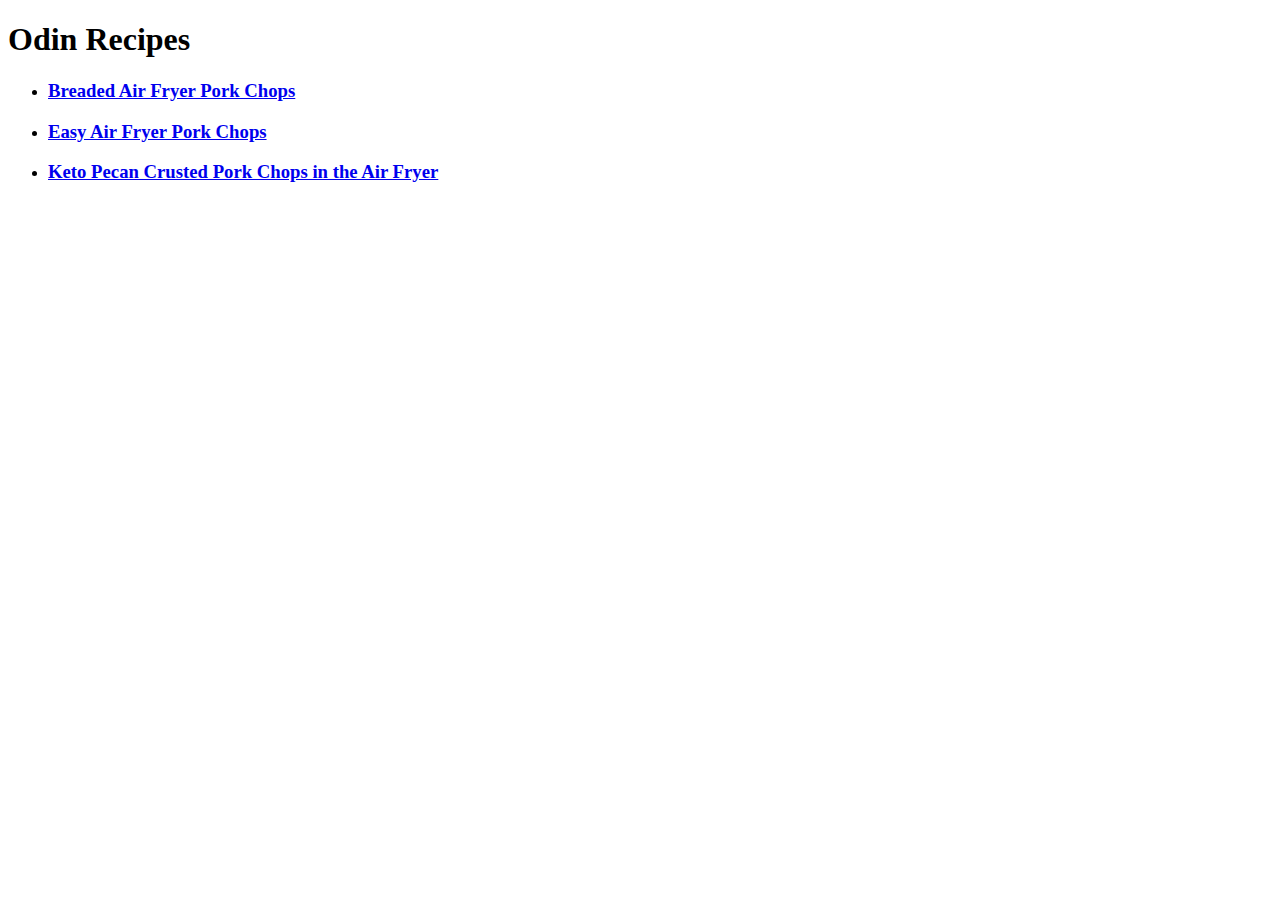
<file: index.html>
<!DOCTYPE html>
<html lang="en">
<head>
    <meta charset="UTF-8">
    <meta name="viewport" content="width=device-width, initial-scale=1.0">
    <title>My Recipes</title>
</head>
<body>
    <h1>Odin Recipes</h1>
    <ul>
        <li><h3><a href="./recipes/breaded-air-fryer-pork-chops.html">Breaded Air Fryer Pork Chops</a></h3></li>
        <li><h3><a href="./recipes/easy-air-fryer-pork-chops.html">Easy Air Fryer Pork Chops</a></h3></li>
        <li><h3><a href="./recipes/keto-pecan-crusted-pork-chops-in-the-air-fryer.html">Keto Pecan Crusted Pork Chops in the Air Fryer</a></h3></li>
    </ul>
</body>
</html>
</file>
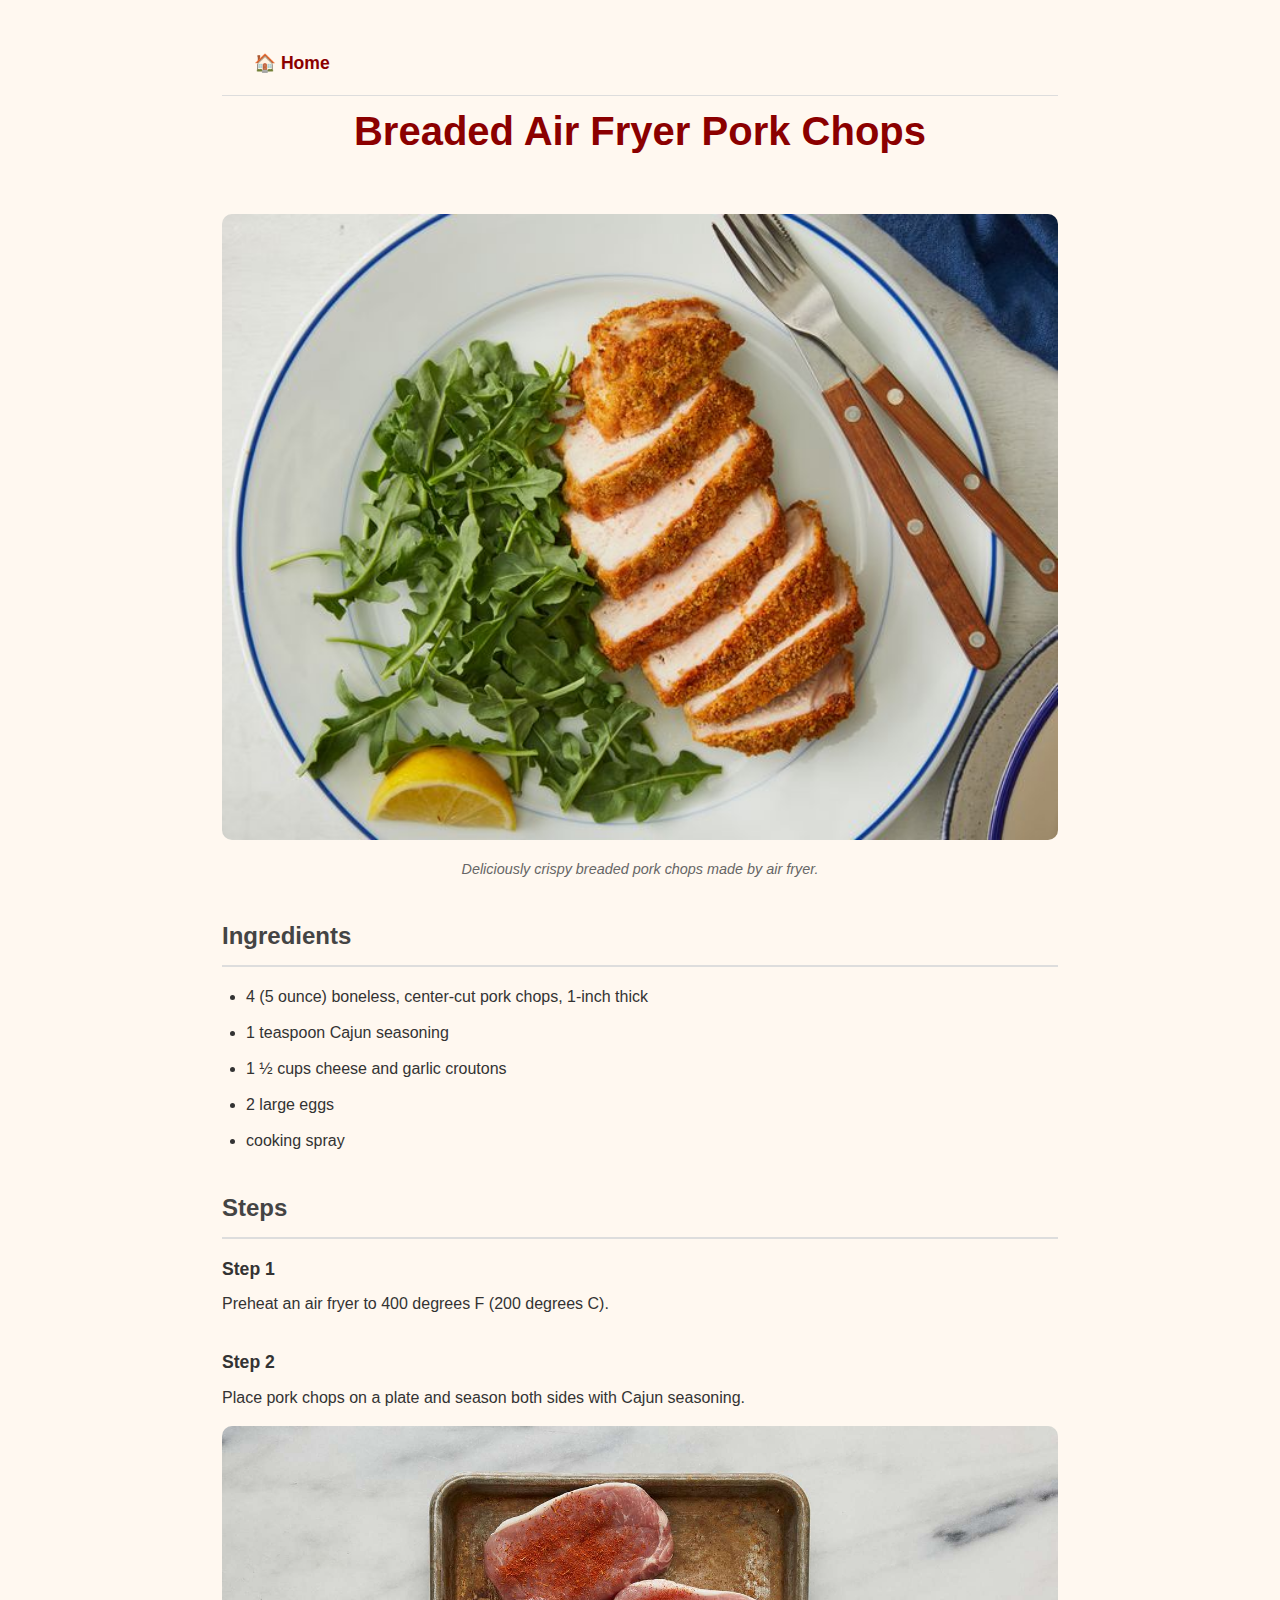
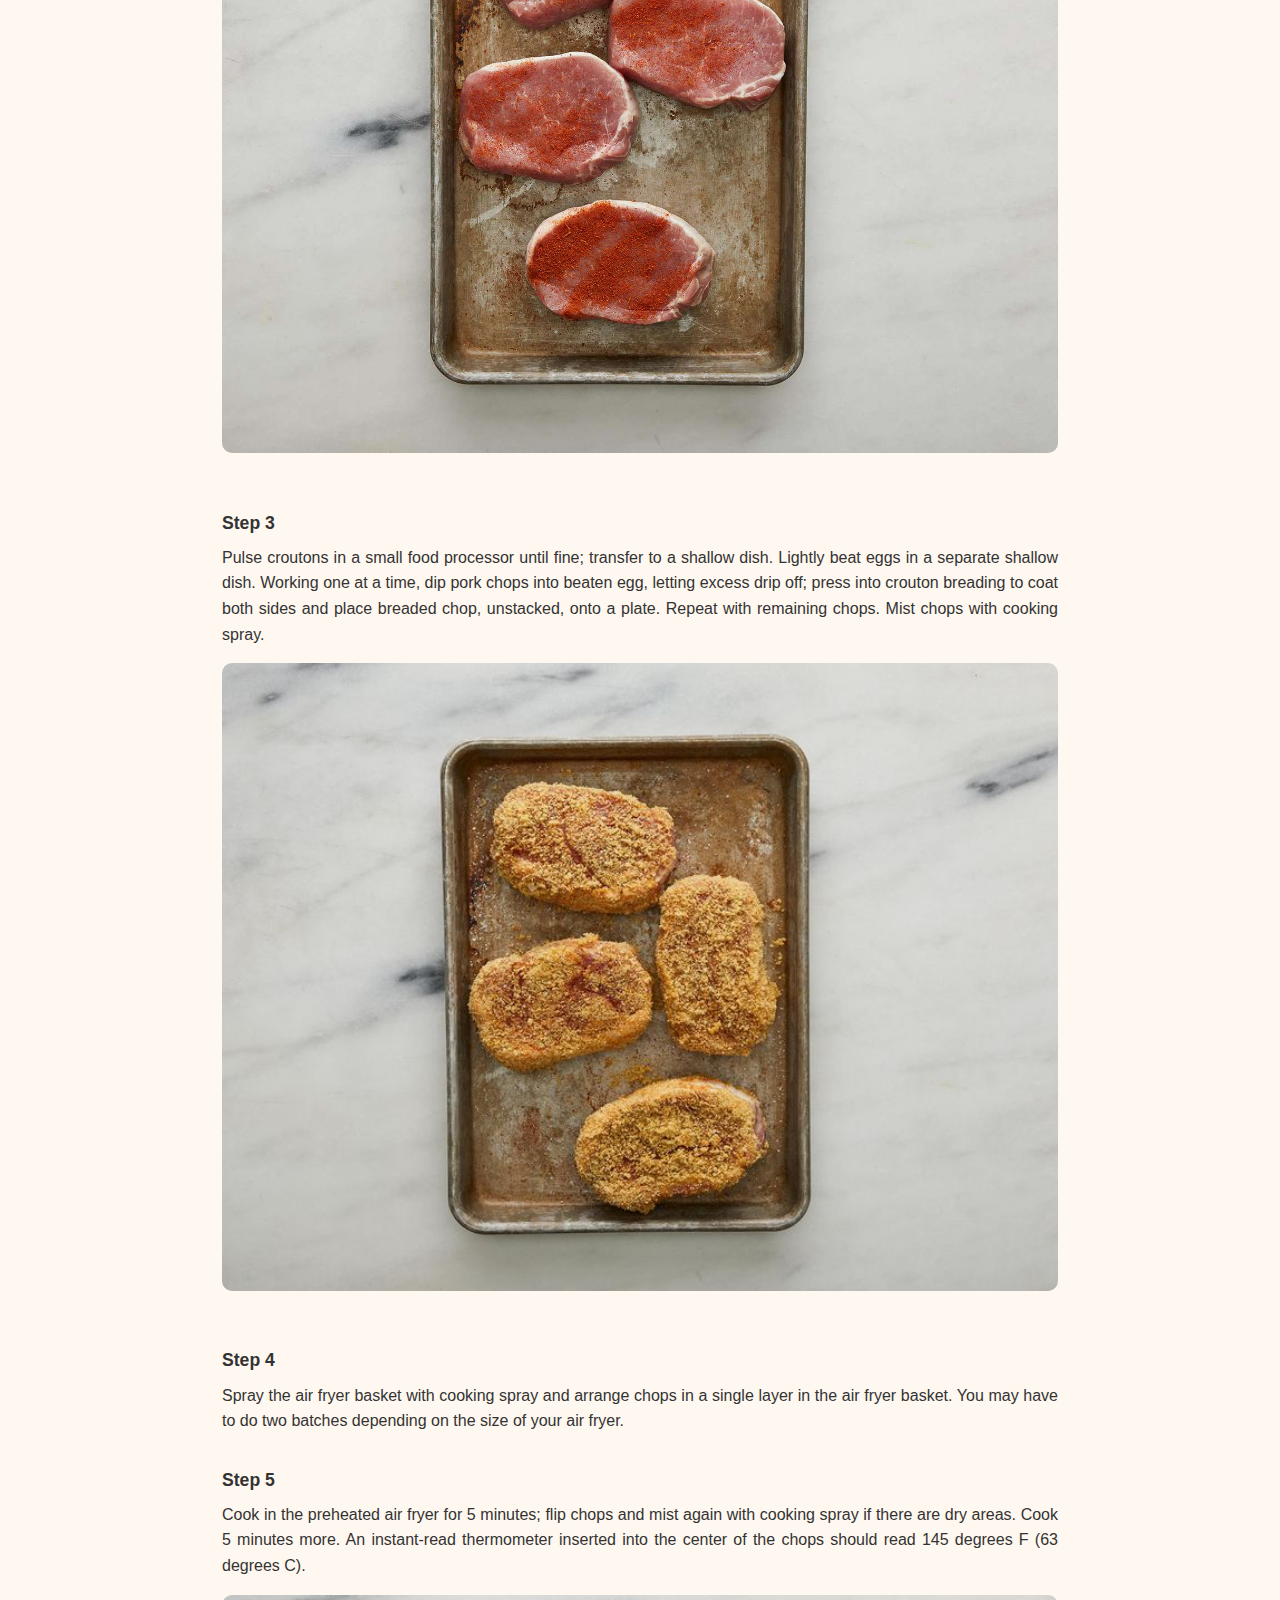
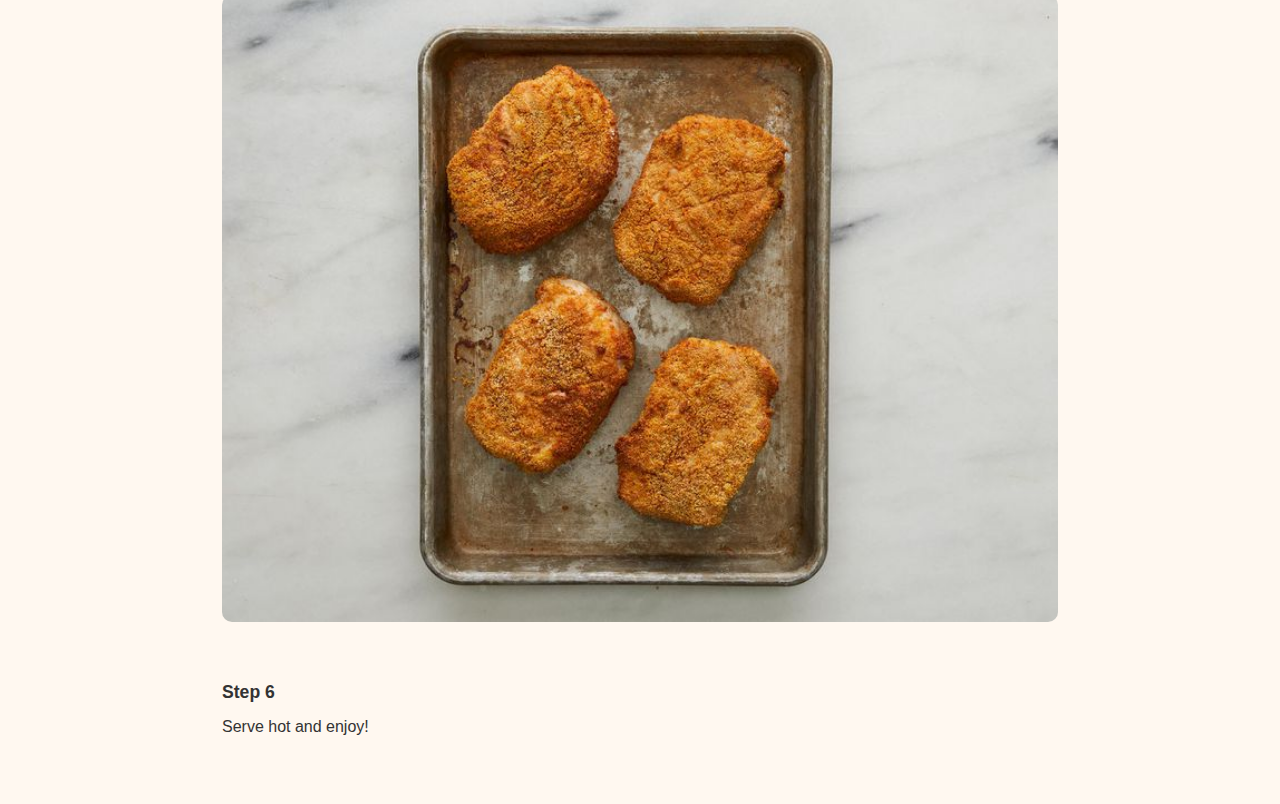
<file: recipes/breaded-air-fryer-pork-chops.html>
<!DOCTYPE html>
<html lang="en">

<head>
    <meta charset="UTF-8">
    <meta name="viewport" content="width=device-width, initial-scale=1.0">
    <title>Breaded Air Fryer Pork Chops</title>
    <link rel="stylesheet" href="../styles.css">
</head>

<body>
    <header class="navbar">
        <a href="../index.html" class="nav-home">🏠 Home</a>
    </header>

    <h1>Breaded Air Fryer Pork Chops</h1>
    <picture>
        <img src="../imgs/breaded-air-fryer-pork-chops.jpg" alt="Breaded Air Fryer Pork Chops"
            title="Breaded Air Fryer Pork Chops">
        <figcaption>Deliciously crispy breaded pork chops made by air fryer.</figcaption>
    </picture>

    <h2>Ingredients</h2>
    <ul>
        <li>4 (5 ounce) boneless, center-cut pork chops, 1-inch thick</li>
        <li>1 teaspoon Cajun seasoning</li>
        <li>1 ½ cups cheese and garlic croutons</li>
        <li>2 large eggs</li>
        <li>cooking spray</li>
    </ul>

    <h2>Steps</h2>
    <ol>
        <!-- Step 1 -->
        <li>Preheat an air fryer to 400 degrees F (200 degrees C).</li>
        <!-- Step 2 -->
        <li>Place pork chops on a plate and season both sides with Cajun seasoning.
            <br>
            <picture>
                <img src="../imgs/breaded-air-fryer-pork-chops-s2.jpg" alt="Breaded Air Fryer Pork Chops - Step 2">
            </picture>
        </li>
        <!-- Step 3 -->
        <li>Pulse croutons in a small food processor until fine; transfer to a shallow dish. Lightly beat eggs in a
            separate shallow dish. Working one at a time, dip pork chops into beaten egg, letting excess drip off; press
            into crouton breading to coat both sides and place breaded chop, unstacked, onto a plate. Repeat with
            remaining chops. Mist chops with cooking spray.
            <br>
            <picture>
                <img src="../imgs/breaded-air-fryer-pork-chops-s3.jpg" alt="Breaded Air Fryer Pork Chops - Step 3">
            </picture>
        </li>
        <!-- Step 4 -->
        <li>Spray the air fryer basket with cooking spray and arrange chops in a single layer in the air fryer basket.
            You may have to do two batches depending on the size of your air fryer.</li>
        <!-- Step 5 -->
        <li>Cook in the preheated air fryer for 5 minutes; flip chops and mist again with cooking spray if there are dry
            areas. Cook 5 minutes more. An instant-read thermometer inserted into the center of the chops should read
            145 degrees F (63 degrees C).
            <br>
            <picture>
                <img src="../imgs/breaded-air-fryer-pork-chops-s5.jpg" alt="Breaded Air Fryer Pork Chops - Step 5">
            </picture>
        </li>
        <!-- Step 6 -->
        <li>Serve hot and enjoy!</li>
    </ol>
</body>

</html>
</file>
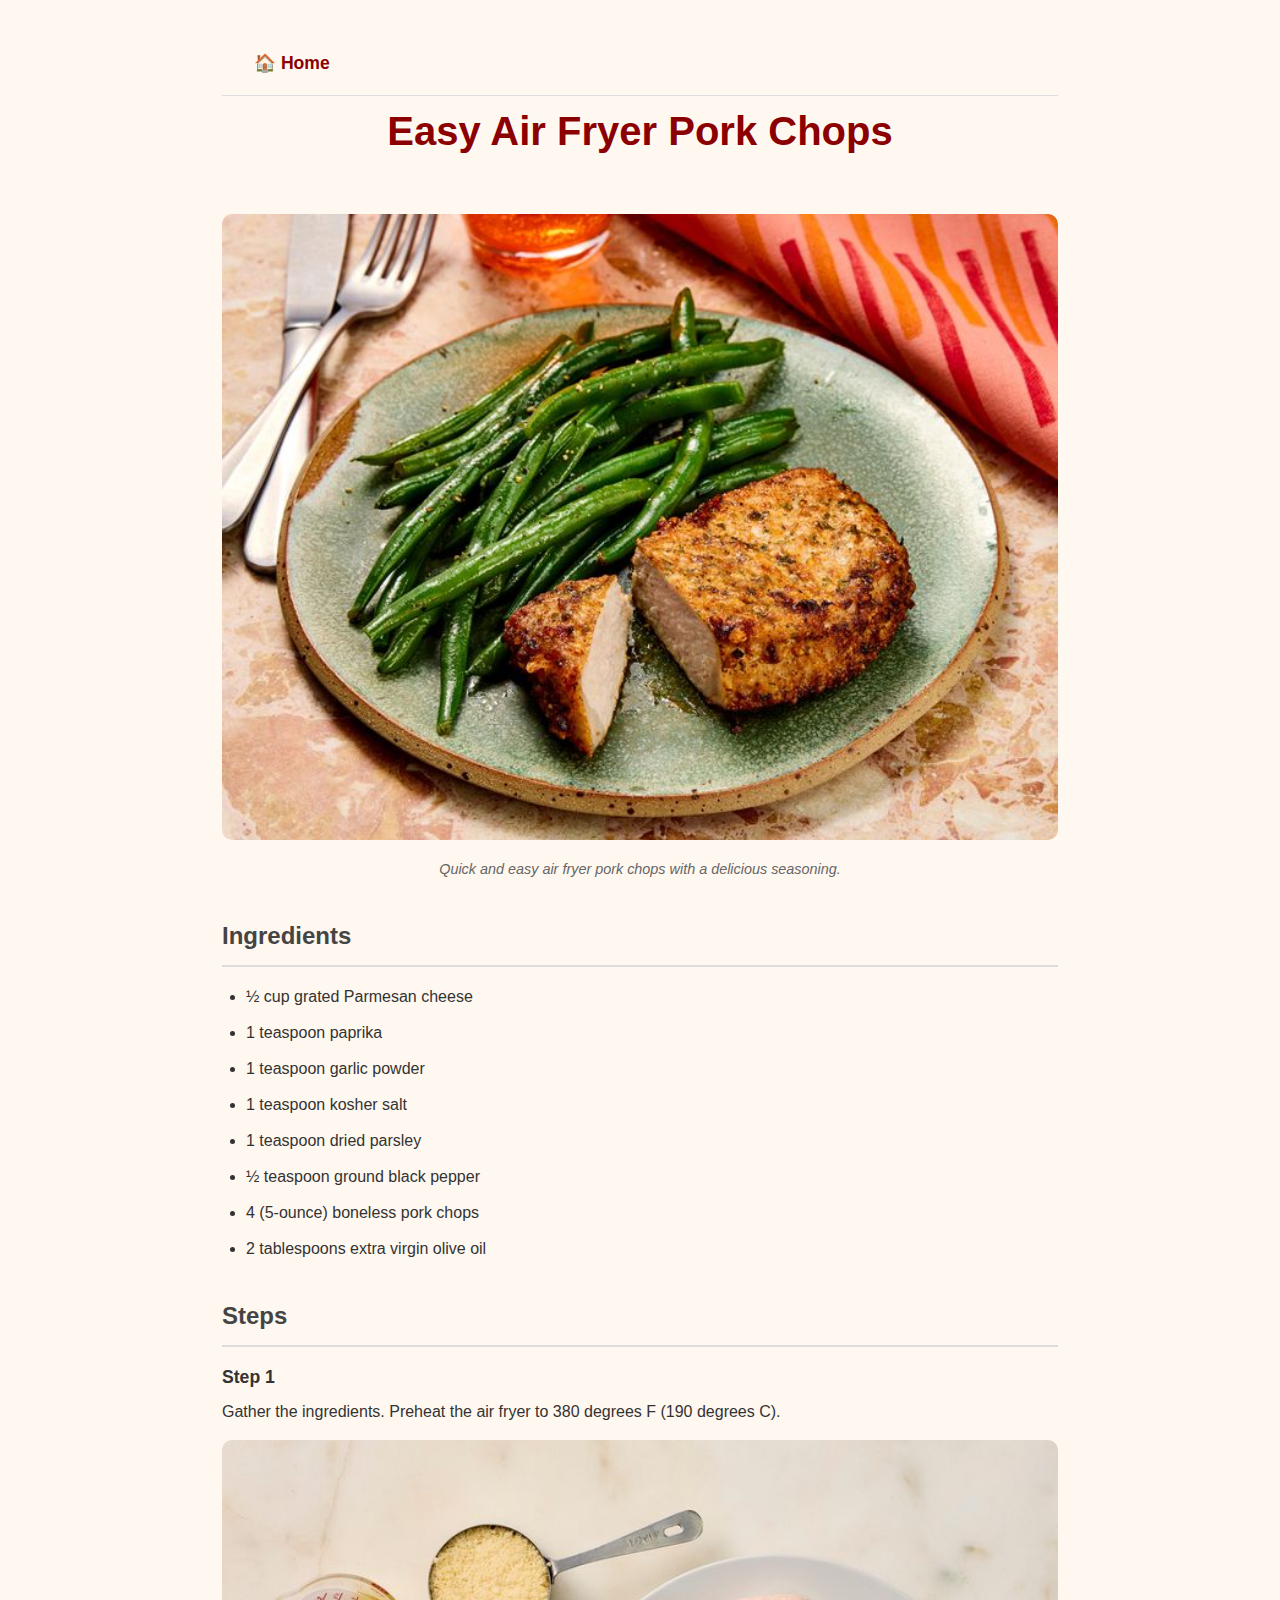
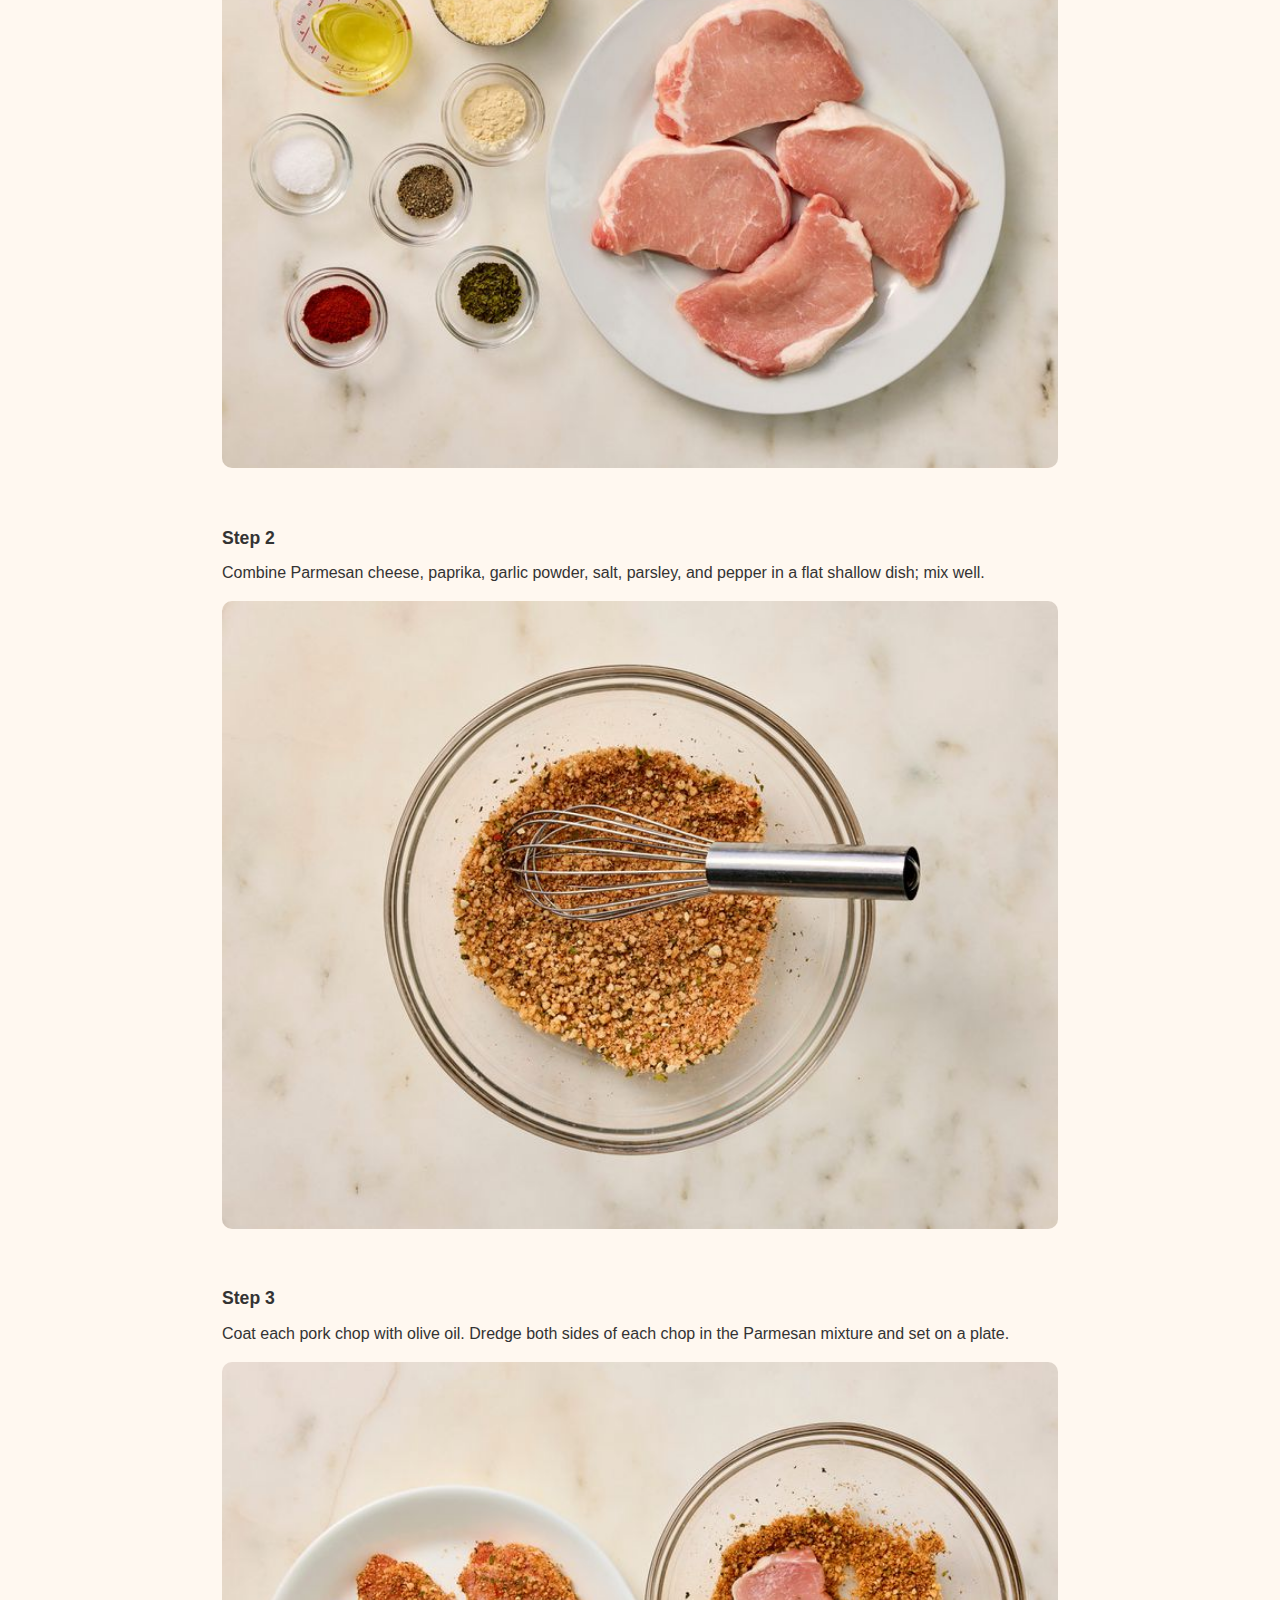
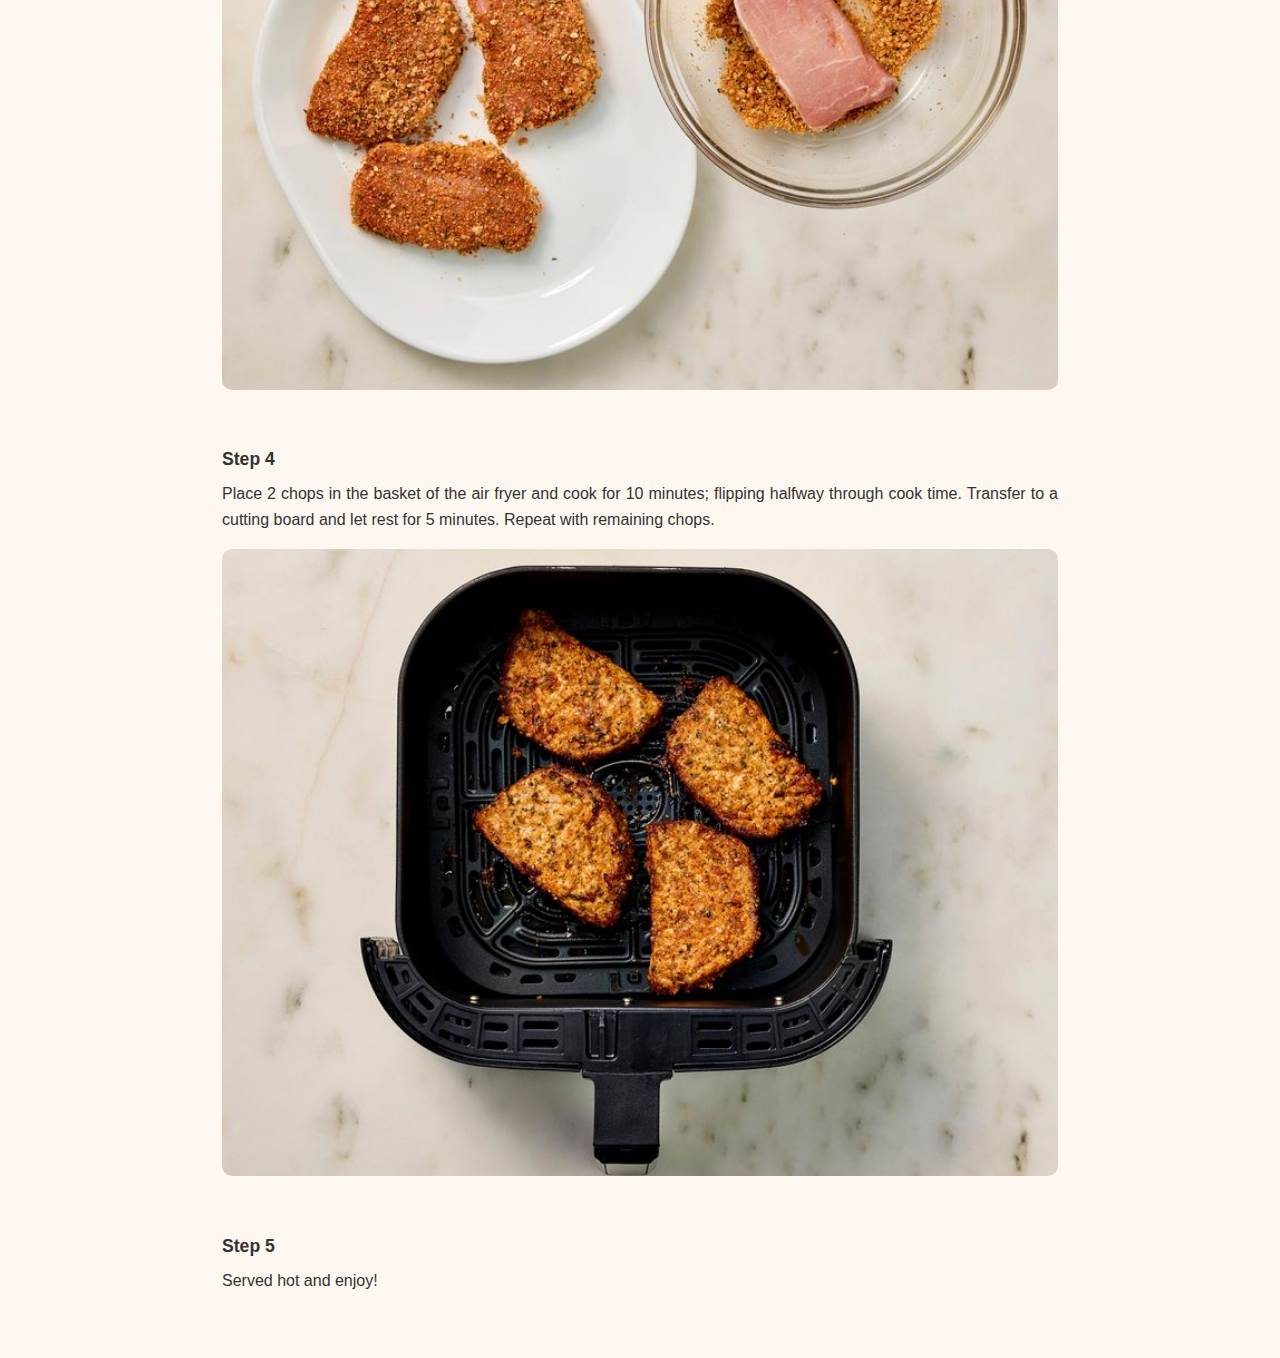
<file: recipes/easy-air-fryer-pork-chops.html>
<!DOCTYPE html>
<html lang="en">

<head>
    <meta charset="UTF-8">
    <meta name="viewport" content="width=device-width, initial-scale=1.0">
    <title>Easy Air Fryer Pork Chops</title>
    <link rel="stylesheet" href="../styles.css">
</head>

<body>
    <header class="navbar">
        <a href="../index.html" class="nav-home">🏠 Home</a>
    </header>

    <h1>Easy Air Fryer Pork Chops</h1>
    <picture>
        <img src="../imgs/easy-air-fryer-pork-chops.jpg" alt="Easy Air Fryer Pork Chops"
            title="Easy Air Fryer Pork Chops">
        <figcaption>Quick and easy air fryer pork chops with a delicious seasoning.</figcaption>
    </picture>

    <h2>Ingredients</h2>
    <ul>
        <li>½ cup grated Parmesan cheese</li>
        <li>1 teaspoon paprika</li>
        <li>1 teaspoon garlic powder</li>
        <li>1 teaspoon kosher salt</li>
        <li>1 teaspoon dried parsley</li>
        <li>½ teaspoon ground black pepper</li>
        <li>4 (5-ounce) boneless pork chops</li>
        <li>2 tablespoons extra virgin olive oil</li>
    </ul>

    <h2>Steps</h2>
    <ol>
        <li>Gather the ingredients. Preheat the air fryer to 380 degrees F (190 degrees C).
            <br>
            <picture>
                <img src="../imgs/easy-air-fryer-pork-chops-s1.jpg" alt="Easy Air Fryer Pork Chops - Step 1">
            </picture>
        </li>
        <li>Combine Parmesan cheese, paprika, garlic powder, salt, parsley, and pepper in a flat shallow dish; mix well.
            <br>
            <picture>
                <img src="../imgs/easy-air-fryer-pork-chops-s2.jpg" alt="Easy Air Fryer Pork Chops - Step 2">
            </picture>
        </li>
        <li>Coat each pork chop with olive oil. Dredge both sides of each chop in the Parmesan mixture and set on a
            plate.
            <br>
            <picture>
                <img src="../imgs/easy-air-fryer-pork-chops-s3.jpg" alt="Easy Air Fryer Pork Chops - Step 3">
            </picture>
        </li>
        <li>Place 2 chops in the basket of the air fryer and cook for 10 minutes; flipping halfway through cook time.
            Transfer to a cutting board and let rest for 5 minutes. Repeat with remaining chops.
            <br>
            <picture>
                <img src="../imgs/easy-air-fryer-pork-chops-s4.jpg" alt="Easy Air Fryer Pork Chops - Step 4">
            </picture>
        </li>
        <li>Served hot and enjoy!</li>
    </ol>
</body>

</html>
</file>
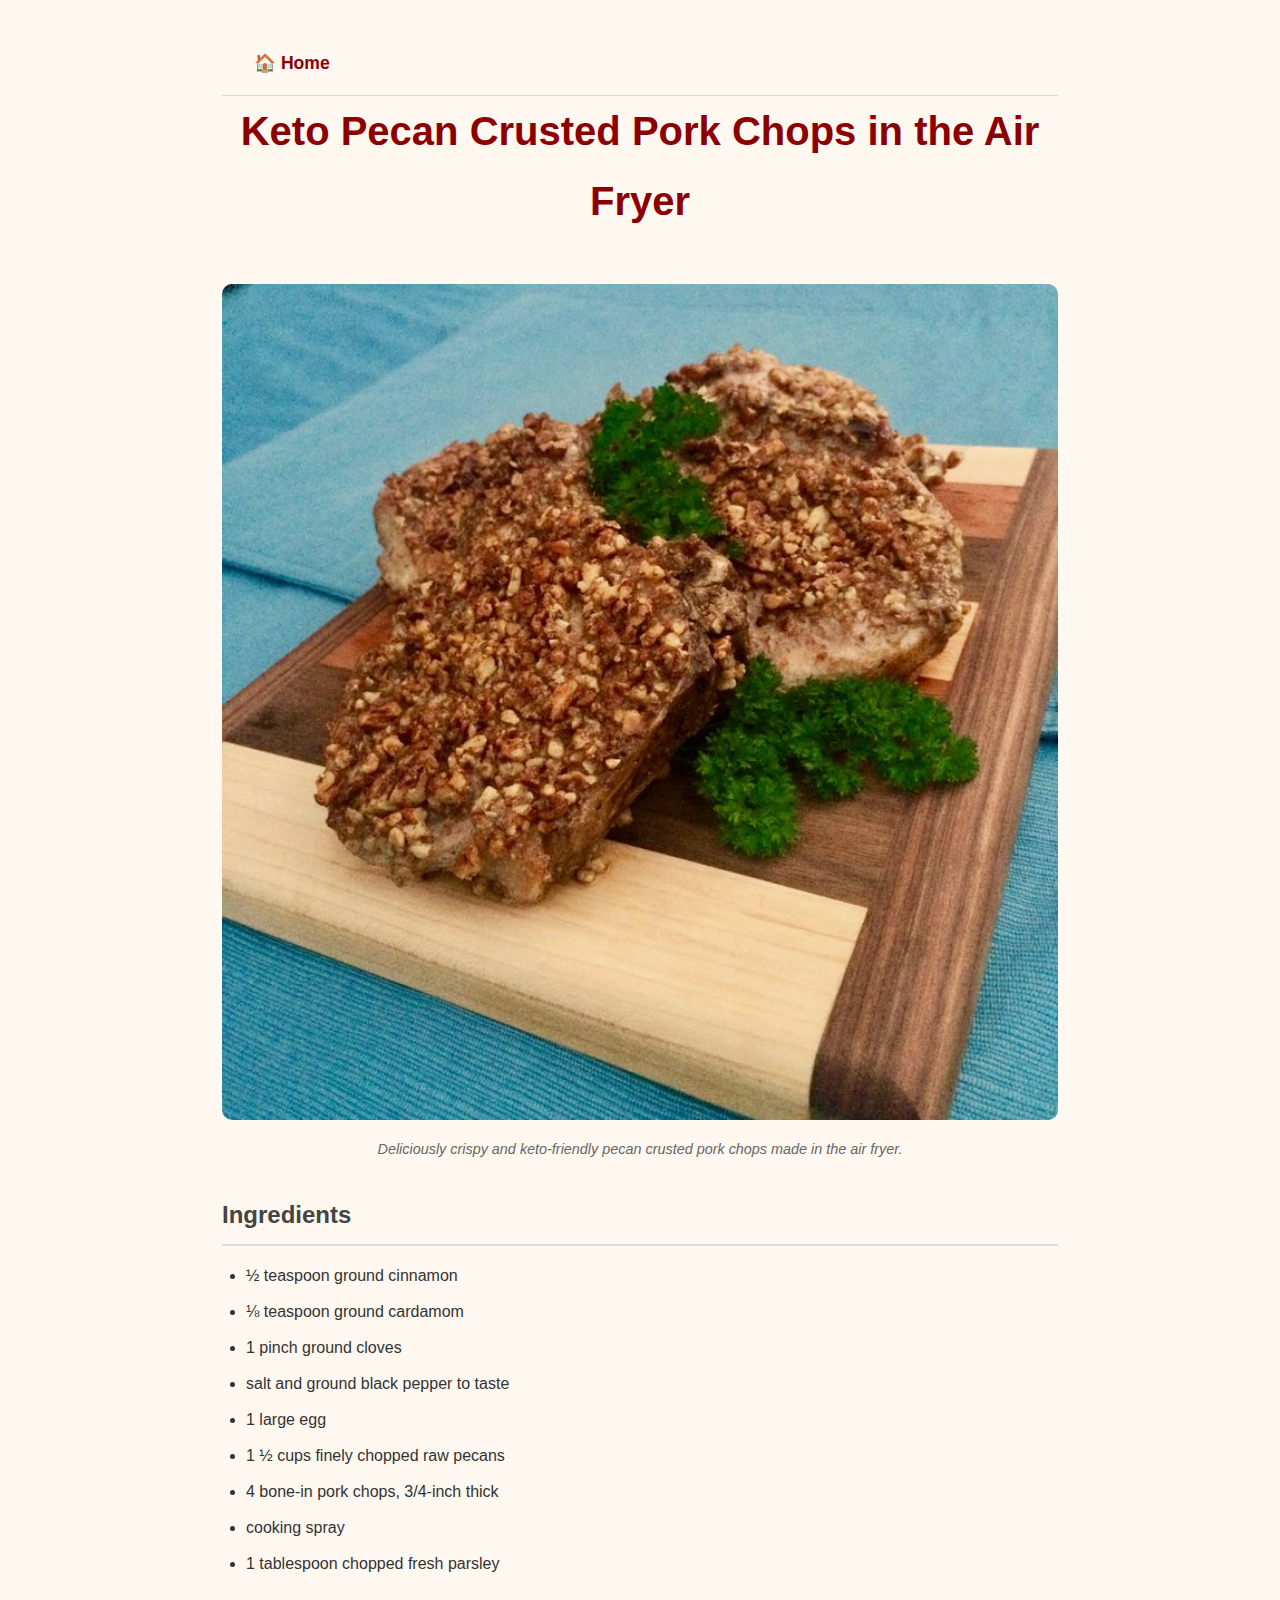
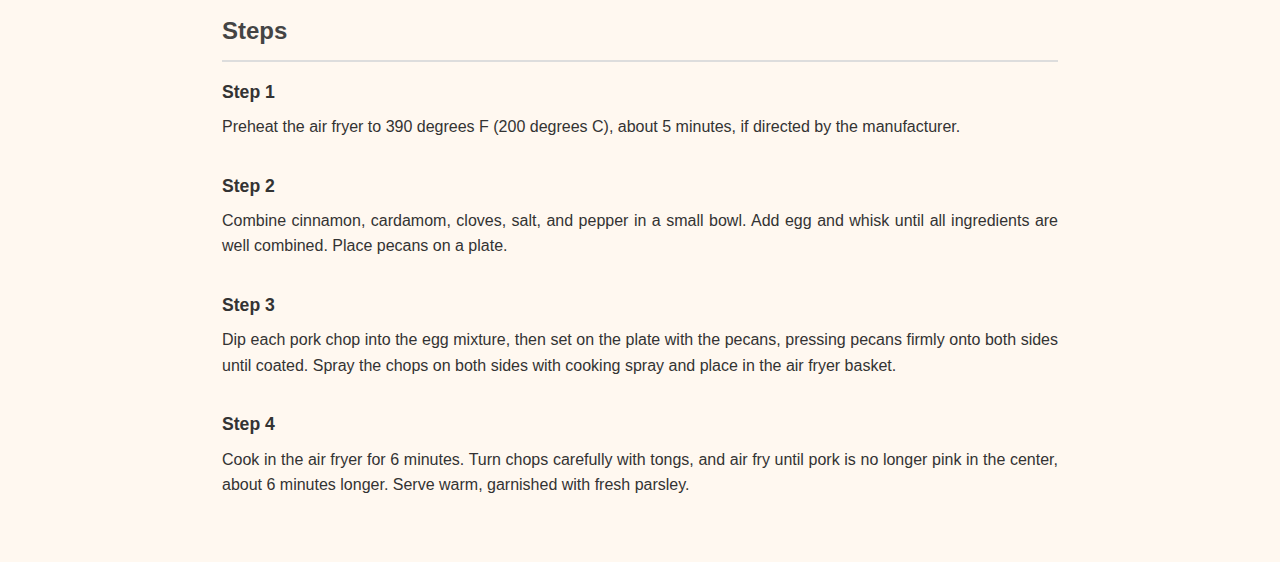
<file: recipes/keto-pecan-crusted-pork-chops-in-the-air-fryer.html>
<!DOCTYPE html>
<html lang="en">

<head>
    <meta charset="UTF-8">
    <meta name="viewport" content="width=device-width, initial-scale=1.0">
    <title>Keto Pecan Crusted Pork Chops in the Air Fryer</title>
    <link rel="stylesheet" href="../styles.css">
</head>

<body>
    <header class="navbar">
        <a href="../index.html" class="nav-home">🏠 Home</a>
    </header>

    <h1>Keto Pecan Crusted Pork Chops in the Air Fryer</h1>
    <picture>
        <img src="../imgs/keto-pecan-crusted-pork-chops.jpg" alt="Keto Pecan Crusted Pork Chops"
            title="Keto Pecan Crusted Pork Chops">
        <figcaption>Deliciously crispy and keto-friendly pecan crusted pork chops made in the air fryer.</figcaption>
    </picture>

    <h2>Ingredients</h2>
    <ul>
        <li>½ teaspoon ground cinnamon</li>
        <li>⅛ teaspoon ground cardamom</li>
        <li>1 pinch ground cloves</li>
        <li>salt and ground black pepper to taste</li>
        <li>1 large egg</li>
        <li>1 ½ cups finely chopped raw pecans</li>
        <li>4 bone-in pork chops, 3/4-inch thick</li>
        <li>cooking spray</li>
        <li>1 tablespoon chopped fresh parsley</li>
    </ul>

    <h2>Steps</h2>
    <ol>
        <li>Preheat the air fryer to 390 degrees F (200 degrees C), about 5 minutes, if directed by the manufacturer.</li>
        <li>Combine cinnamon, cardamom, cloves, salt, and pepper in a small bowl. Add egg and whisk until all ingredients are well combined. Place pecans on a plate.</li>
        <li>Dip each pork chop into the egg mixture, then set on the plate with the pecans, pressing pecans firmly onto both sides until coated. Spray the chops on both sides with cooking spray and place in the air fryer basket.</li>
        <li>Cook in the air fryer for 6 minutes. Turn chops carefully with tongs, and air fry until pork is no longer pink in the center, about 6 minutes longer. Serve warm, garnished with fresh parsley.</li>
    </ol>
</body>

</html>
</file>
<file: styles.css>
/* ======= RESET & BASE ======= */
* {
    box-sizing: border-box;
    margin: 0;
    padding: 0;
}

html {
    scroll-behavior: smooth;
}

body {
    font-family: 'Segoe UI', 'Helvetica Neue', sans-serif;
    margin: 0 auto;
    padding: 2rem;
    max-width: 900px;
    background-color: #fff8f0;
    color: #333;
    line-height: 1.75;
    text-align: justify;
    transition: background-color 0.3s ease;
}

h1 {
    text-align: center;
    color: #8b0000;
    margin-bottom: 2rem;
    font-size: 2.5rem;
}

h2 {
    margin-top: 2rem;
    margin-bottom: 1rem;
    color: #444;
    border-bottom: 2px solid #ddd;
    padding-bottom: 0.5rem;
    font-size: 1.5rem;
}

ul, ol {
    padding-left: 1.5rem;
    margin-bottom: 1.5rem;
}

li {
    margin-bottom: 0.5rem;
}

/* ======= LINKS ======= */
a {
    text-decoration: none;
    color: #0066cc;
    transition: color 0.3s ease;
}

a:hover {
    text-decoration: underline;
    color: #004999;
}

/* ======= IMAGES & FIGCAPTION ======= */
img {
    width: 100%;
    height: auto;
    border-radius: 10px;
    margin: 1rem 0;
    transition: transform 0.3s ease;
}

figcaption {
    font-style: italic;
    font-size: 0.9rem;
    text-align: center;
    margin-top: -0.5rem;
    margin-bottom: 1.5rem;
    color: #666;
}

/* ======= RECIPE LIST (index.html) ======= */
.recipe-list {
    display: flex;
    flex-direction: column;
    gap: 2rem;
    margin-top: 2rem;
}

/* Recipe Card */
.recipe-card {
    display: block;
    position: relative;
    overflow: hidden;
    border-radius: 12px;
    box-shadow: 0 4px 16px rgba(0, 0, 0, 0.08);
    transition: transform 0.3s ease, box-shadow 0.3s ease;
    background-color: white;
}

.recipe-card img {
    width: 100%;
    height: 240px;
    object-fit: cover;
    display: block;
    transition: transform 0.3s ease;
}

.recipe-card:hover {
    transform: translateY(-6px);
    box-shadow: 0 8px 24px rgba(0, 0, 0, 0.18);
}

.recipe-card:hover img {
    transform: scale(1.05);
}

/* Text Overlay */
.overlay {
    position: absolute;
    bottom: 0;
    width: 100%;
    padding: 1rem;
    background: linear-gradient(to top, rgba(255, 255, 255, 0.95) 40%, rgba(255, 255, 255, 0) 100%);
    backdrop-filter: blur(6px);
    text-align: center;
    pointer-events: none;
}

.recipe-title {
    font-size: 1.3rem;
    font-weight: 600;
    color: #222;
}

/* ======= TEXT FLOW ======= */
p {
    margin-bottom: 1.2rem;
}

/* ======= RESPONSIVE ======= */
@media (max-width: 600px) {
    body {
        padding: 1.2rem;
    }

    h1 {
        font-size: 2rem;
    }

    .recipe-title {
        font-size: 1.1rem;
    }

    .recipe-card img {
        height: 200px;
    }
}

.navbar {
    position: sticky;
    top: 0;
    background-color: #fff8f0;
    padding: 1rem 2rem;
    border-bottom: 1px solid #ddd;
    z-index: 1000;
    text-align: left;
}

.nav-home {
    font-size: 1.1rem;
    font-weight: bold;
    color: #8b0000;
}

.nav-home:hover {
    color: #b30000;
}

ol {
    list-style: none;
    counter-reset: step;
    padding-left: 0;
}

ol li {
    counter-increment: step;
    margin-bottom: 2rem;
    line-height: 1.6;
    position: relative;
}

ol li::before {
    content: "Step " counter(step);
    display: block;
    font-weight: bold;
    margin-bottom: 0.5rem;
    font-size: 1.1rem;
    color: #333;
}
</file>
